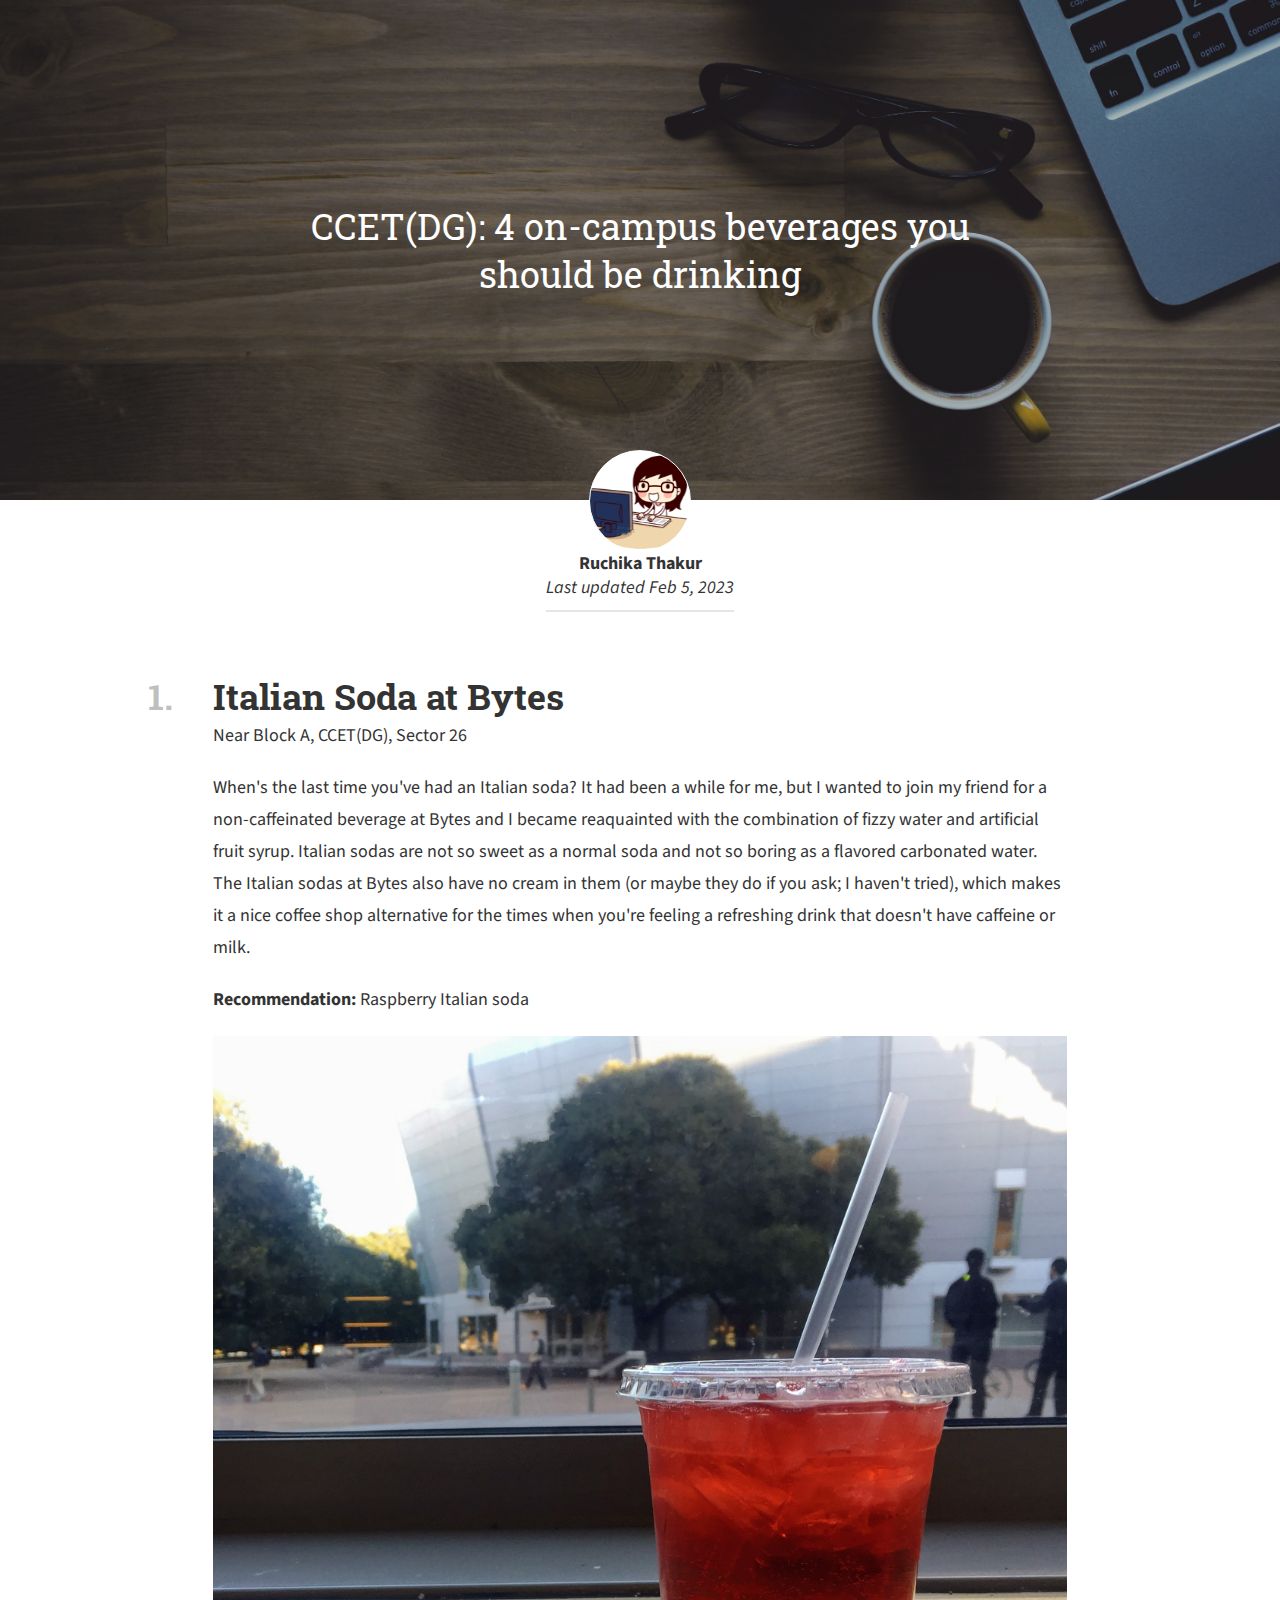
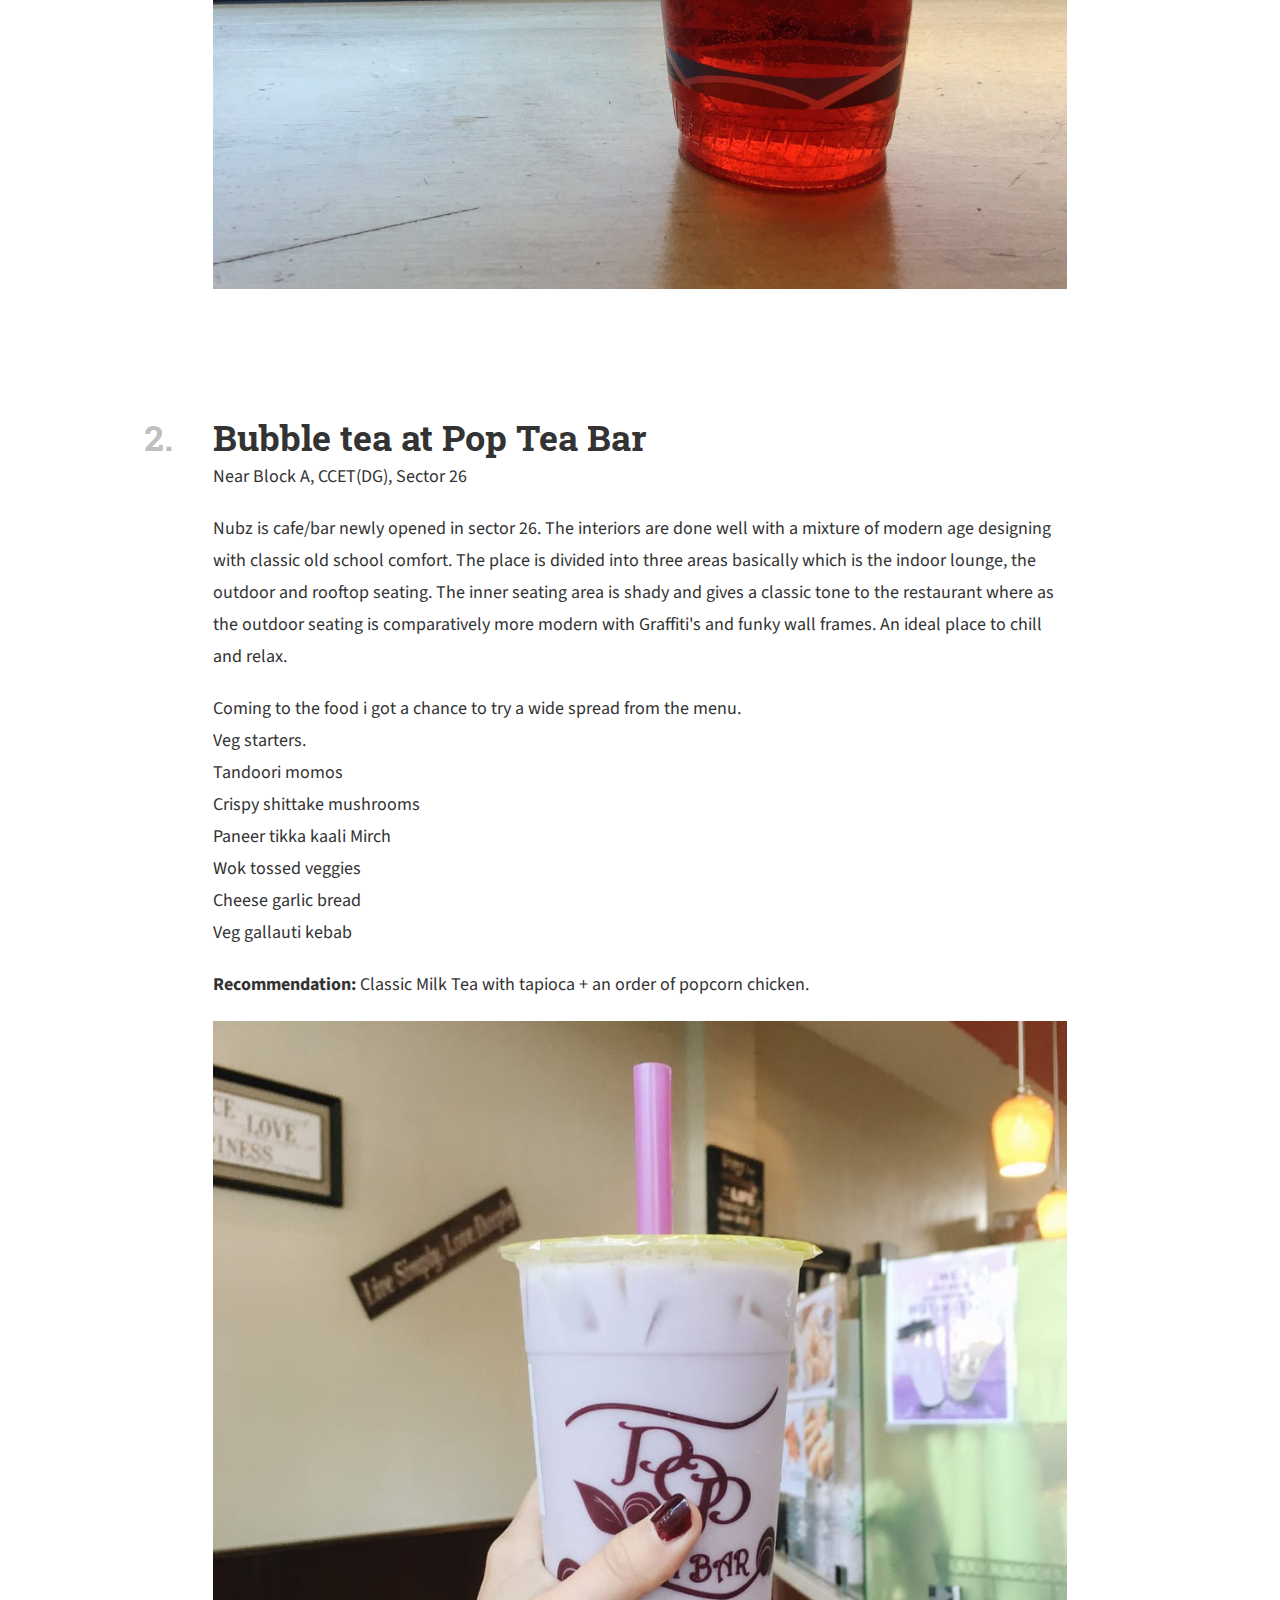
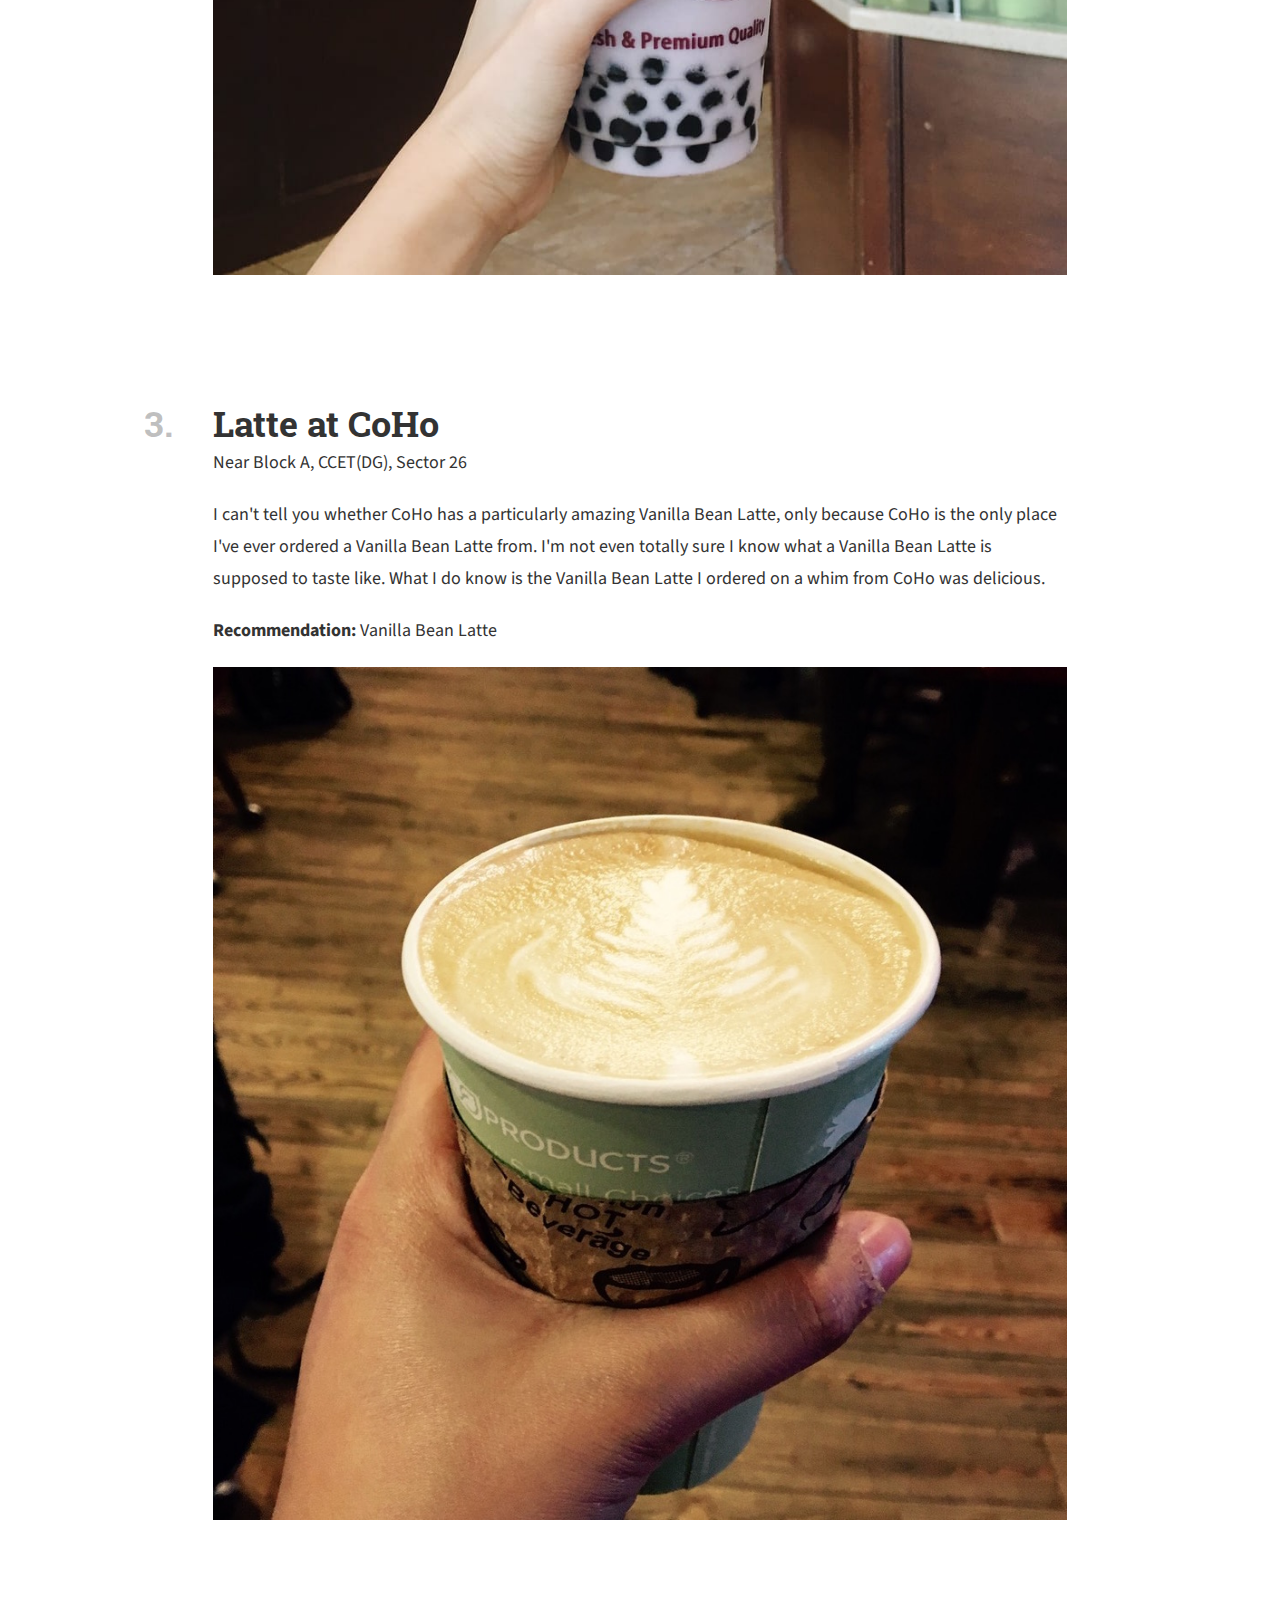
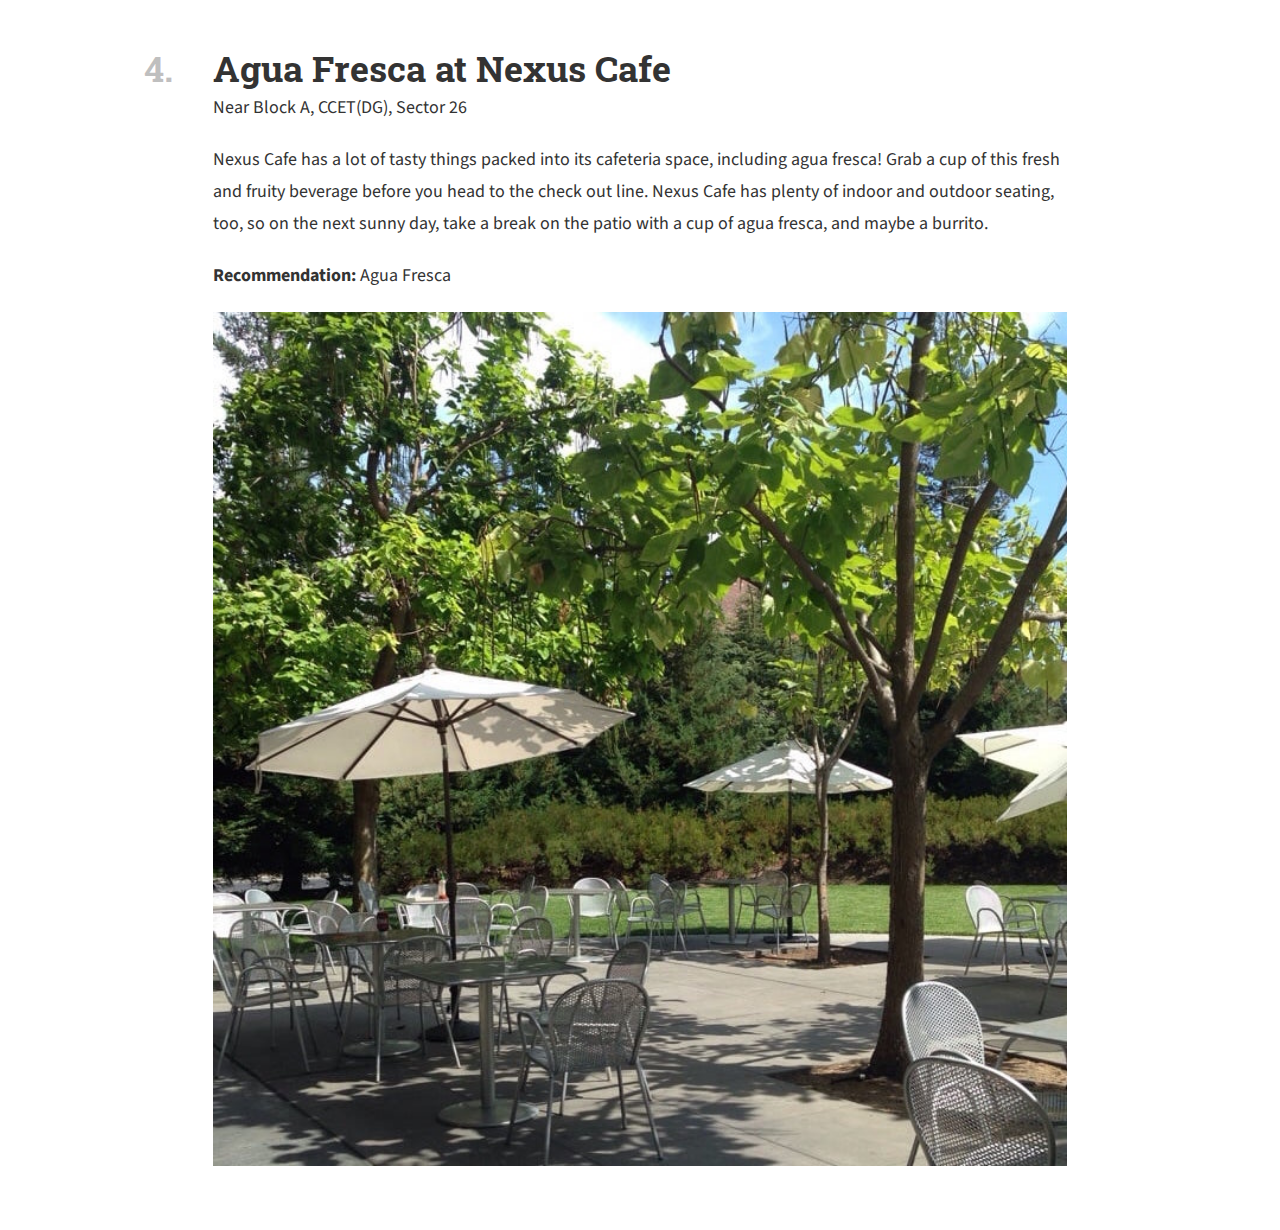
<file: index.html>
<!DOCTYPE html>
<html>

<head>
  <meta charset="utf-8">
  <title>CCET(DG): 4 on-campus beverages you should be drinking</title>
  <link rel="icon" type="image/png" href="favicon-32x32.png" sizes="32x32" />
  <link rel="icon" type="image/png" href="favicon-16x16.png" sizes="16x16" />
  <link href="https://fonts.googleapis.com/css?family=Source+Sans+Pro|Roboto+Slab" rel="stylesheet">
  <link rel="stylesheet" href="p2.css" />
</head>

<body>

  <header class="header1">
    <div id="title-text">
      CCET(DG): 4 on-campus beverages you should be drinking
    </div>
  </header>

  <div id="pf">
    <div id="pf-pic"> </div>

    <div id="pf-text">
      <strong> Ruchika Thakur </strong> <br />
      <em> Last updated Feb 5, 2023 </em> 
    </div>
  </div>

  <section>

    <div id="listicle">

      <div class="item">
        <div class="container">
          <div class="num">1.</div>
        </div>
        <div class="item-header">Italian Soda at Bytes</div>
        <p class="text"> Near Block A, CCET(DG), Sector 26</p>

        <div class="line-space"> </div>
        <p class="text">
          When's the last time you've had an Italian soda? It had been a while for me, but I wanted to join my friend
          for a non-caffeinated beverage at Bytes and I became reaquainted with the combination of fizzy water and
          artificial fruit syrup. Italian sodas are not so sweet as a normal soda and not so boring as a flavored
          carbonated water. The Italian sodas at Bytes also have no cream in them (or maybe they do if you ask; I
          haven't tried), which makes it a nice coffee shop alternative for the times when you're feeling a refreshing
          drink that doesn't have caffeine or milk.
        </p>
        <div class="line-space"> </div>
        <p class="text"> <strong> Recommendation:</strong> Raspberry Italian soda </p>
        <div class="line-space"> </div>
        <img src="italian-soda.jpg">
      </div>

      <div class="item">
        <div class="container">
          <div class="num">2.</div>
        </div>
        <div class="item-header">Bubble tea at Pop Tea Bar</div>
        <p class="text"> Near Block A, CCET(DG), Sector 26</p>

        <div class="line-space"> </div>
        <p class="text">
          Nubz is cafe/bar newly opened in sector 26. The interiors are done well with a mixture of modern age designing
          with classic old school comfort.
          The place is divided into three areas basically which is the indoor lounge, the outdoor and rooftop seating.
          The inner seating area is shady and gives a classic tone to the restaurant where as the outdoor seating is
          comparatively more modern with Graffiti's and funky wall frames.
          An ideal place to chill and relax.
        </p>
        <div class="line-space"> </div>
        <p class="text">
          Coming to the food i got a chance to try a wide spread from the menu.<br>
          Veg starters.<br>
          Tandoori momos<br>
          Crispy shittake mushrooms<br>
          Paneer tikka kaali Mirch<br>
          Wok tossed veggies<br>
          Cheese garlic bread<br>
          Veg gallauti kebab<br>
        </p>
        <div class="line-space"> </div>
        <p class="text"> <strong> Recommendation:</strong> Classic Milk Tea with tapioca
          + an order of popcorn chicken.</p>
        <div class="line-space"> </div>
        <img src="boba.jpg">
      </div>

      <div class="item">
        <div class="container">
          <div class="num">3.</div>
        </div>
        <div class="item-header">Latte at CoHo</div>
        <p class="text">Near Block A, CCET(DG), Sector 26</p>

        <div class="line-space"> </div>
        <p class="text">
          I can't tell you whether CoHo has a particularly amazing Vanilla Bean Latte, only because CoHo is the only
          place I've ever ordered a Vanilla Bean Latte from. I'm not even totally sure I know what a Vanilla Bean Latte
          is supposed to taste like. What I do know is the Vanilla Bean Latte I ordered on a whim from CoHo was
          delicious.
        </p>
        <div class="line-space"> </div>
        <p class="text"> <strong> Recommendation:</strong> Vanilla Bean Latte</p>
        <div class="line-space"> </div>
        <img src="coho-coffee.jpg">
      </div>

      <div class="item">
        <div class="container">
          <div class="num">4.</div>
        </div>
        <div class="item-header">Agua Fresca at Nexus Cafe</div>
        <p class="text">Near Block A, CCET(DG), Sector 26
        </p>

        <div class="line-space"> </div>
        <p class="text">
          Nexus Cafe has a lot of tasty things packed into its cafeteria space, including agua fresca! Grab a cup of
          this fresh and fruity beverage before you head to the check out line. Nexus Cafe has plenty of indoor and
          outdoor seating, too, so on the next sunny day, take a break on the patio with a cup of agua fresca, and maybe
          a burrito.
        </p>
        <div class="line-space"> </div>
        <p class="text"> <strong> Recommendation:</strong> Agua Fresca</p>
        <div class="line-space"> </div>
        <img src="nexus-cafe.jpg">
      </div>

    </div>

  </section>

</body>

</html>
</file>
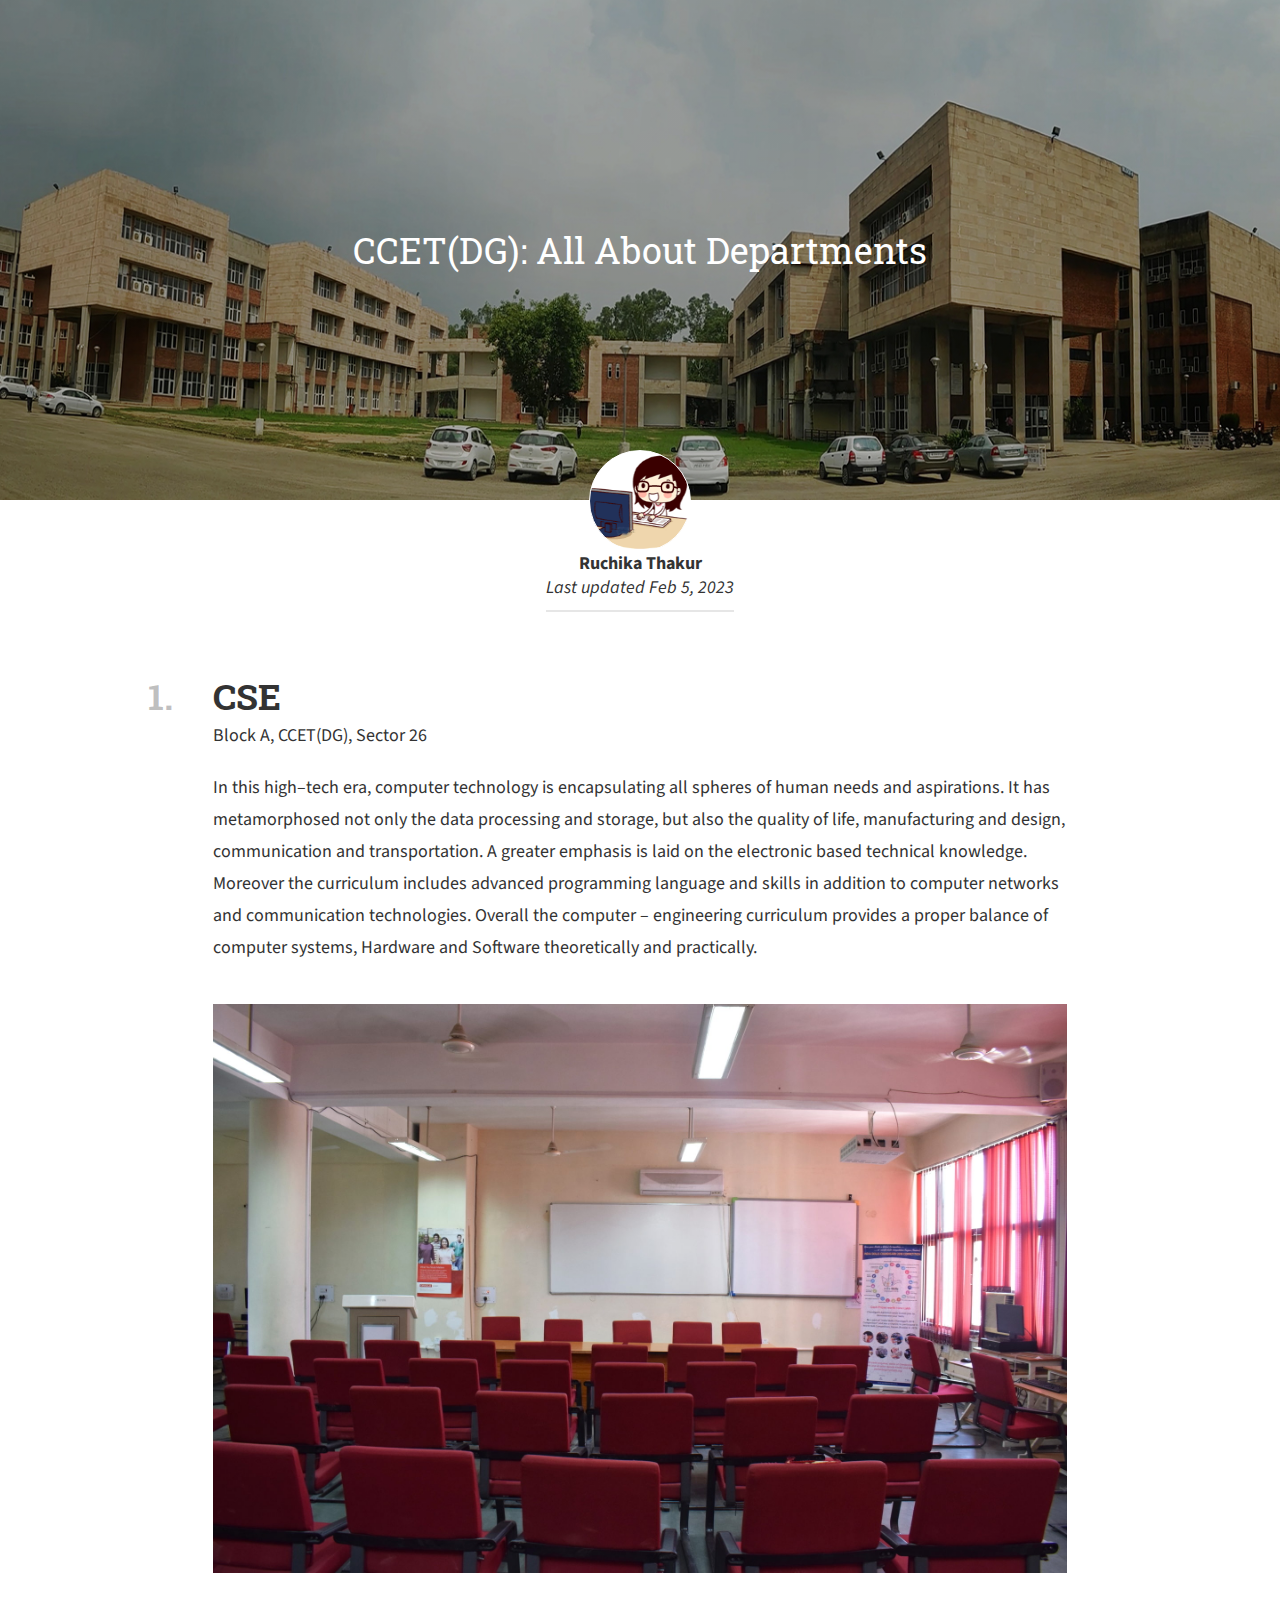
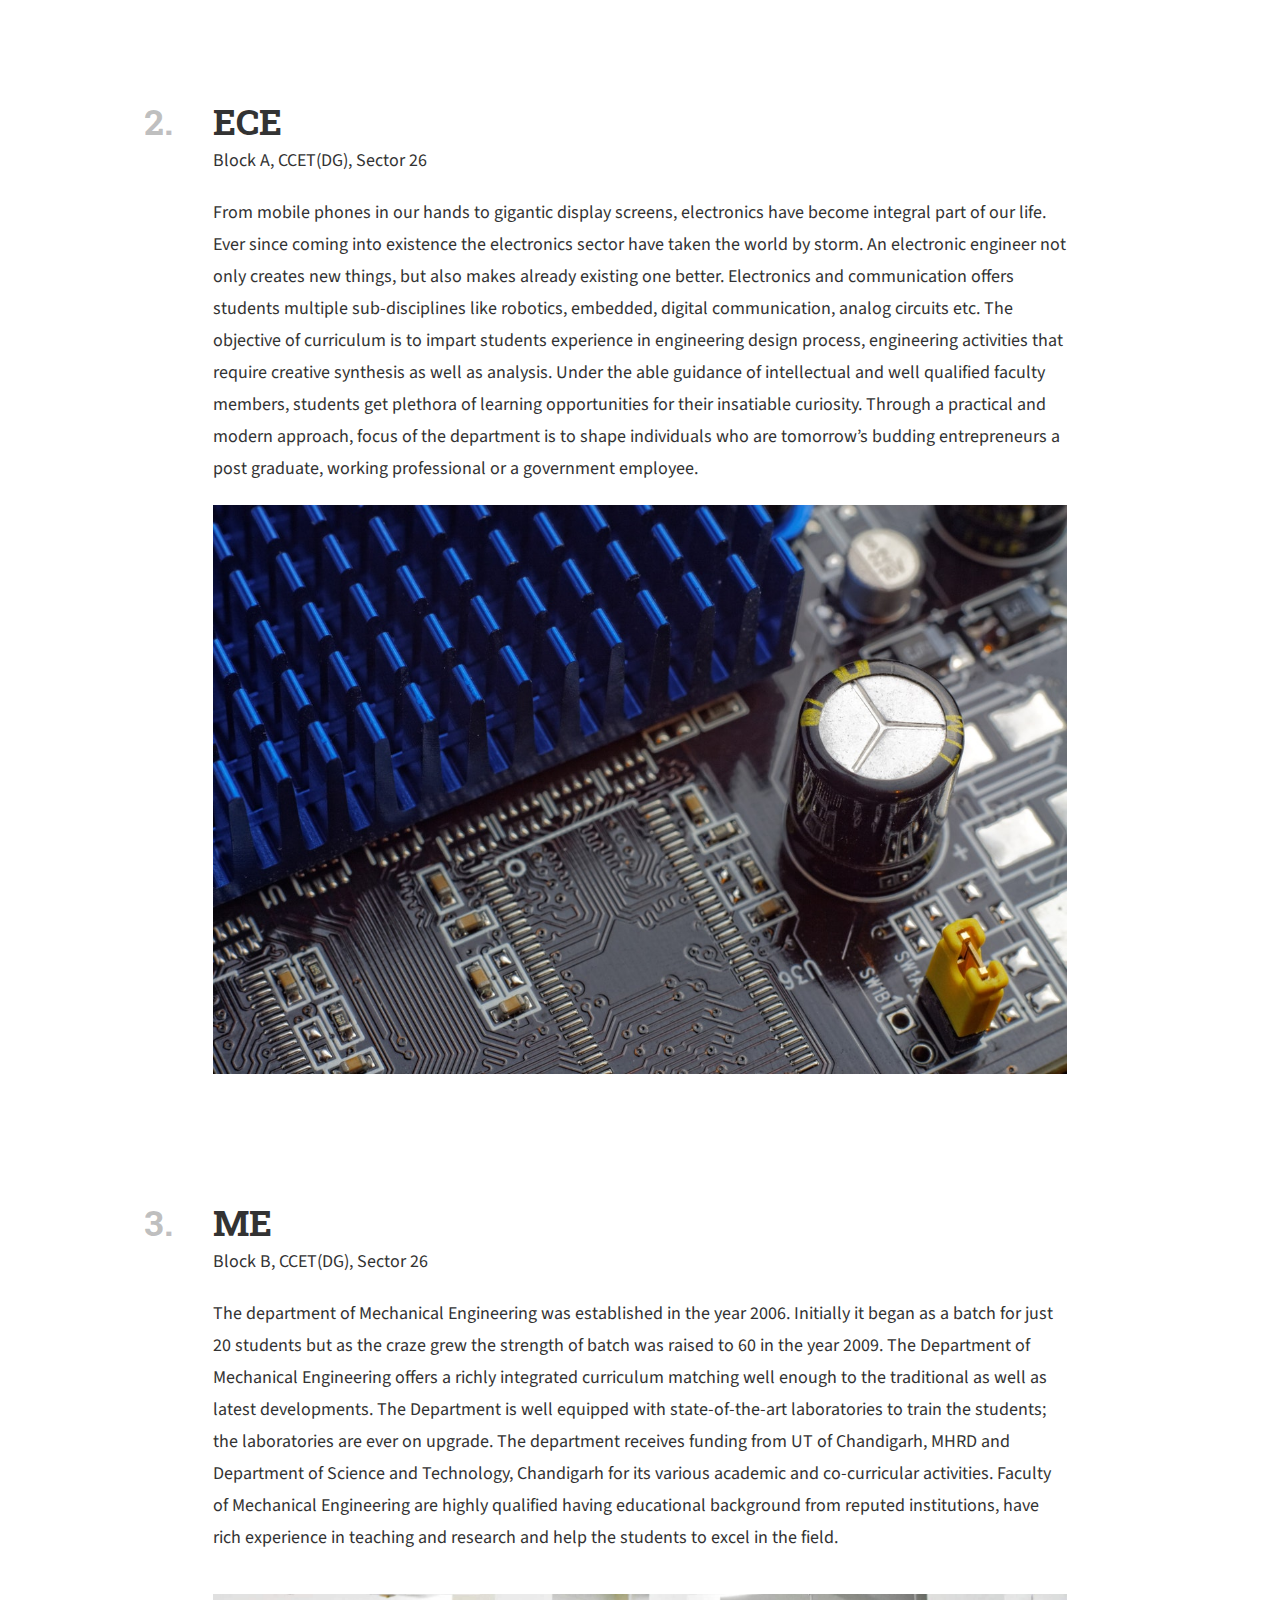
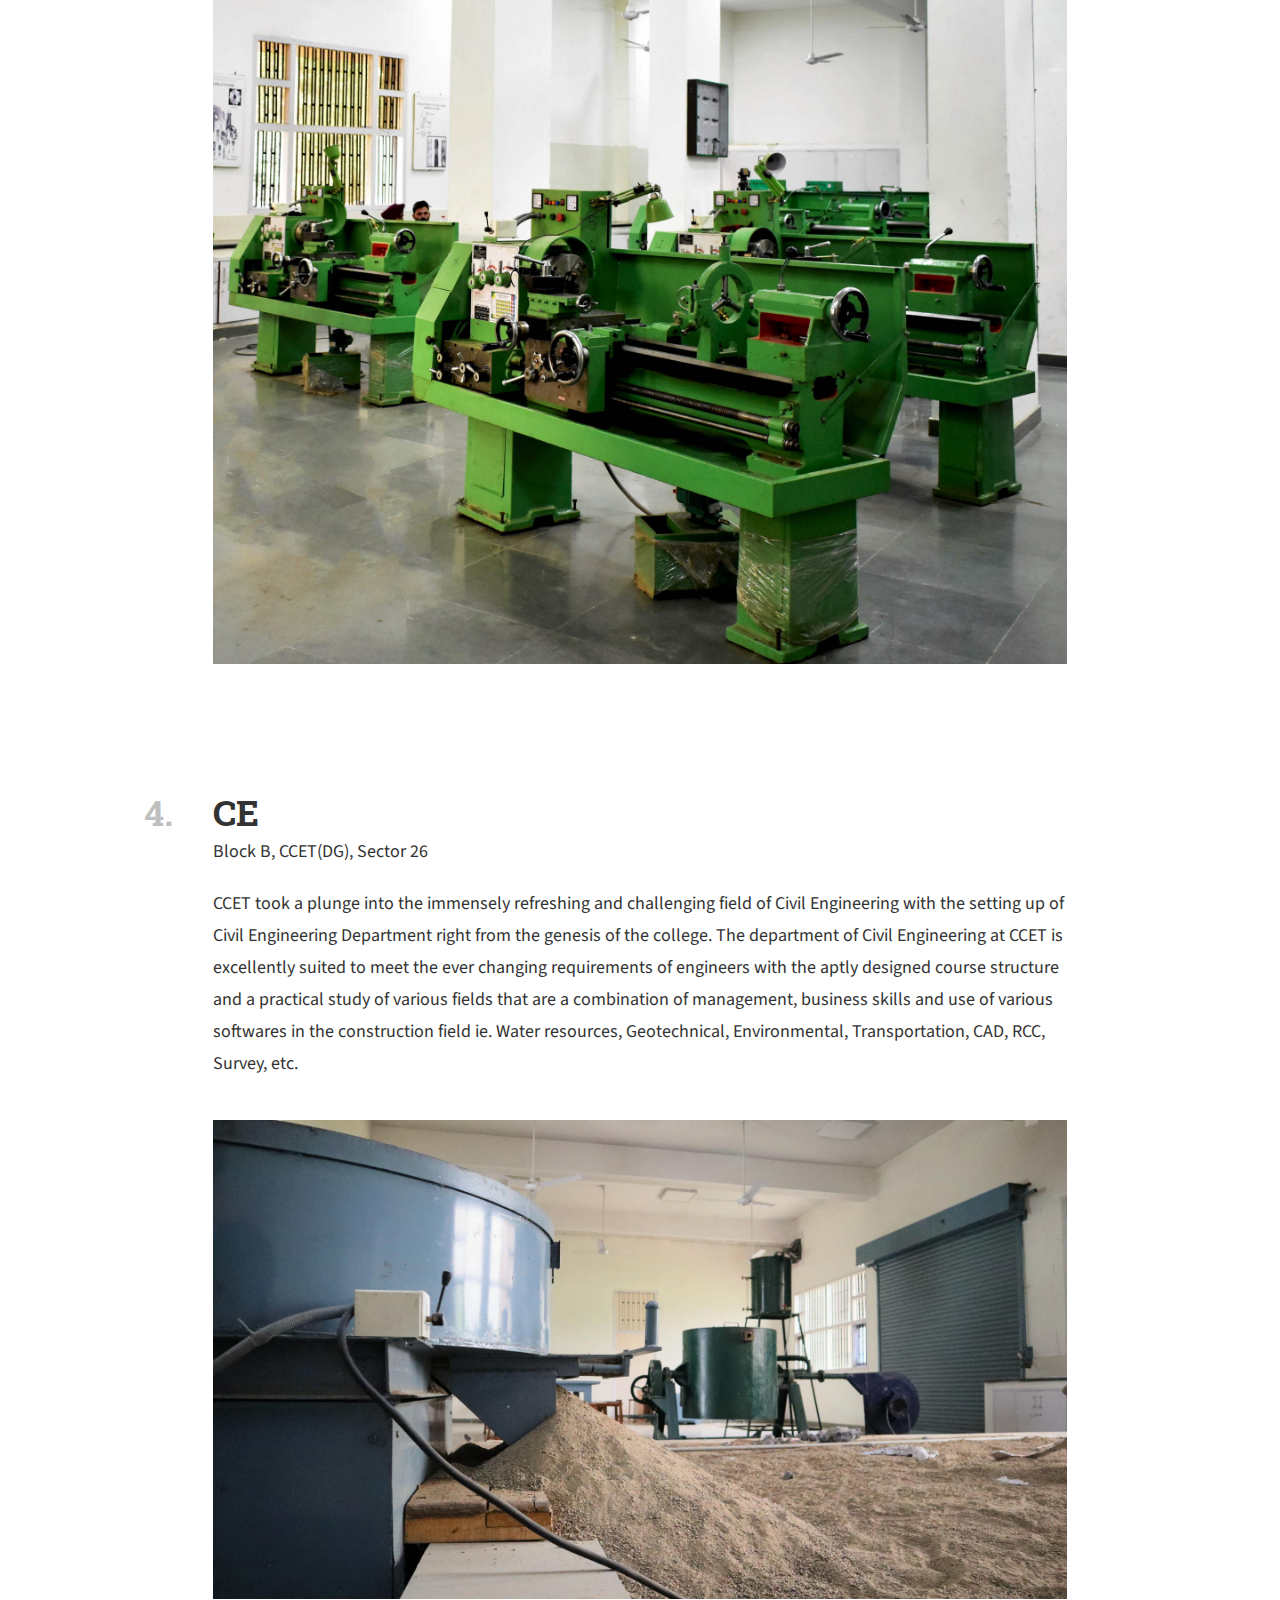
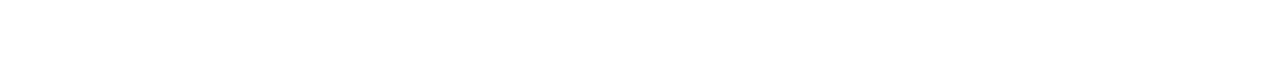
<file: listicle.html>
<!DOCTYPE html>
<html>


<head>
  <meta charset="utf-8">
  <title>CCET(DG): All About Departments</title>
  <link rel="icon" type="image/png" href="favicon-32x32.png" sizes="32x32" />
  <link rel="icon" type="image/png" href="favicon-16x16.png" sizes="16x16" />
  <link href="https://fonts.googleapis.com/css?family=Source+Sans+Pro|Roboto+Slab" rel="stylesheet">
  <link rel="stylesheet" href="p2.css" />
</head>


<body>


  <header class="header2">
    <div id="title-text">
      CCET(DG): All About Departments
    </div>
  </header>


  <div id="pf">
    <div id="pf-pic"> </div>


    <div id="pf-text">
      <strong>Ruchika Thakur </strong> <br />
      <em> Last updated Feb 5, 2023 </em>
    </div>
  </div>


  <section>


    <div id="listicle">


      <div class="item">
        <div class="container">
          <div class="num">1.</div>
        </div>
        <div class="item-header">CSE</div>
        <p class="text"> Block A, CCET(DG), Sector 26</p>


        <div class="line-space"> </div>
        <p class="text">
          In this high–tech era, computer technology is encapsulating all spheres of human needs and aspirations. It has
          metamorphosed not only the data processing and storage, but also the quality of life, manufacturing and
          design, communication and transportation. A greater emphasis is laid on the electronic based technical
          knowledge. Moreover the curriculum includes advanced programming language and skills in addition to computer
          networks and communication technologies. Overall the computer – engineering curriculum provides a proper
          balance of computer systems, Hardware and Software theoretically and practically.
        </p>
        <div class="line-space"> </div>
        <div class="line-space"> </div>
        <img src="cse.jpg">
      </div>


      <div class="item">
        <div class="container">
          <div class="num">2.</div>
        </div>
        <div class="item-header">ECE</div>
        <p class="text"> Block A, CCET(DG), Sector 26</p>


        <div class="line-space"> </div>
        <p class="text">
          From mobile phones in our hands to gigantic display screens, electronics have become integral part of our
          life. Ever since coming into existence the electronics sector have taken the world by storm. An electronic
          engineer not only creates new things, but also makes already existing one better. Electronics and
          communication offers students multiple sub-disciplines like robotics, embedded, digital communication, analog
          circuits etc. The objective of curriculum is to impart students experience in engineering design process,
          engineering activities that require creative synthesis as well as analysis. Under the able guidance of
          intellectual and well qualified faculty members, students get plethora of learning opportunities for their
          insatiable curiosity. Through a practical and modern approach, focus of the department is to shape individuals
          who are tomorrow’s budding entrepreneurs a post graduate, working professional or a government employee.
        </p>
        <div class="line-space"> </div>


        <img src="eceCourseBG.jpg">
      </div>


      <div class="item">
        <div class="container">
          <div class="num">3.</div>
        </div>
        <div class="item-header">ME</div>
        <p class="text">Block B, CCET(DG), Sector 26</p>


        <div class="line-space"> </div>
        <p class="text">
          The department of Mechanical Engineering was established in the year 2006. Initially it began as a batch for
          just 20 students but as the craze grew the strength of batch was raised to 60 in the year 2009. The Department
          of Mechanical Engineering offers a richly integrated curriculum matching well enough to the traditional as
          well as latest developments. The Department is well equipped with state-of-the-art laboratories to train the
          students; the laboratories are ever on upgrade. The department receives funding from UT of Chandigarh, MHRD
          and Department of Science and Technology, Chandigarh for its various academic and co-curricular activities.
          Faculty of Mechanical Engineering are highly qualified having educational background from reputed
          institutions, have rich experience in teaching and research and help the students to excel in the field.
        </p>
        <div class="line-space"> </div>


        <div class="line-space"> </div>
        <img src="mech.jpg">
      </div>


      <div class="item">
        <div class="container">
          <div class="num">4.</div>
        </div>
        <div class="item-header">CE</div>
        <p class="text">Block B, CCET(DG), Sector 26
        </p>


        <div class="line-space"> </div>
        <p class="text">
          CCET took a plunge into the immensely refreshing and challenging field of Civil Engineering with the setting
          up of Civil Engineering Department right from the genesis of the college. The department of Civil Engineering
          at CCET is excellently suited to meet the ever changing requirements of engineers with the aptly designed
          course structure and a practical study of various fields that are a combination of management, business skills
          and use of various softwares in the construction field ie. Water resources, Geotechnical, Environmental,
          Transportation, CAD, RCC, Survey, etc.


        </p>
        <div class="line-space"> </div>


        <div class="line-space"> </div>
        <img src="civil.jpg">
      </div>


    </div>


  </section>


</body>


</html>
</file>
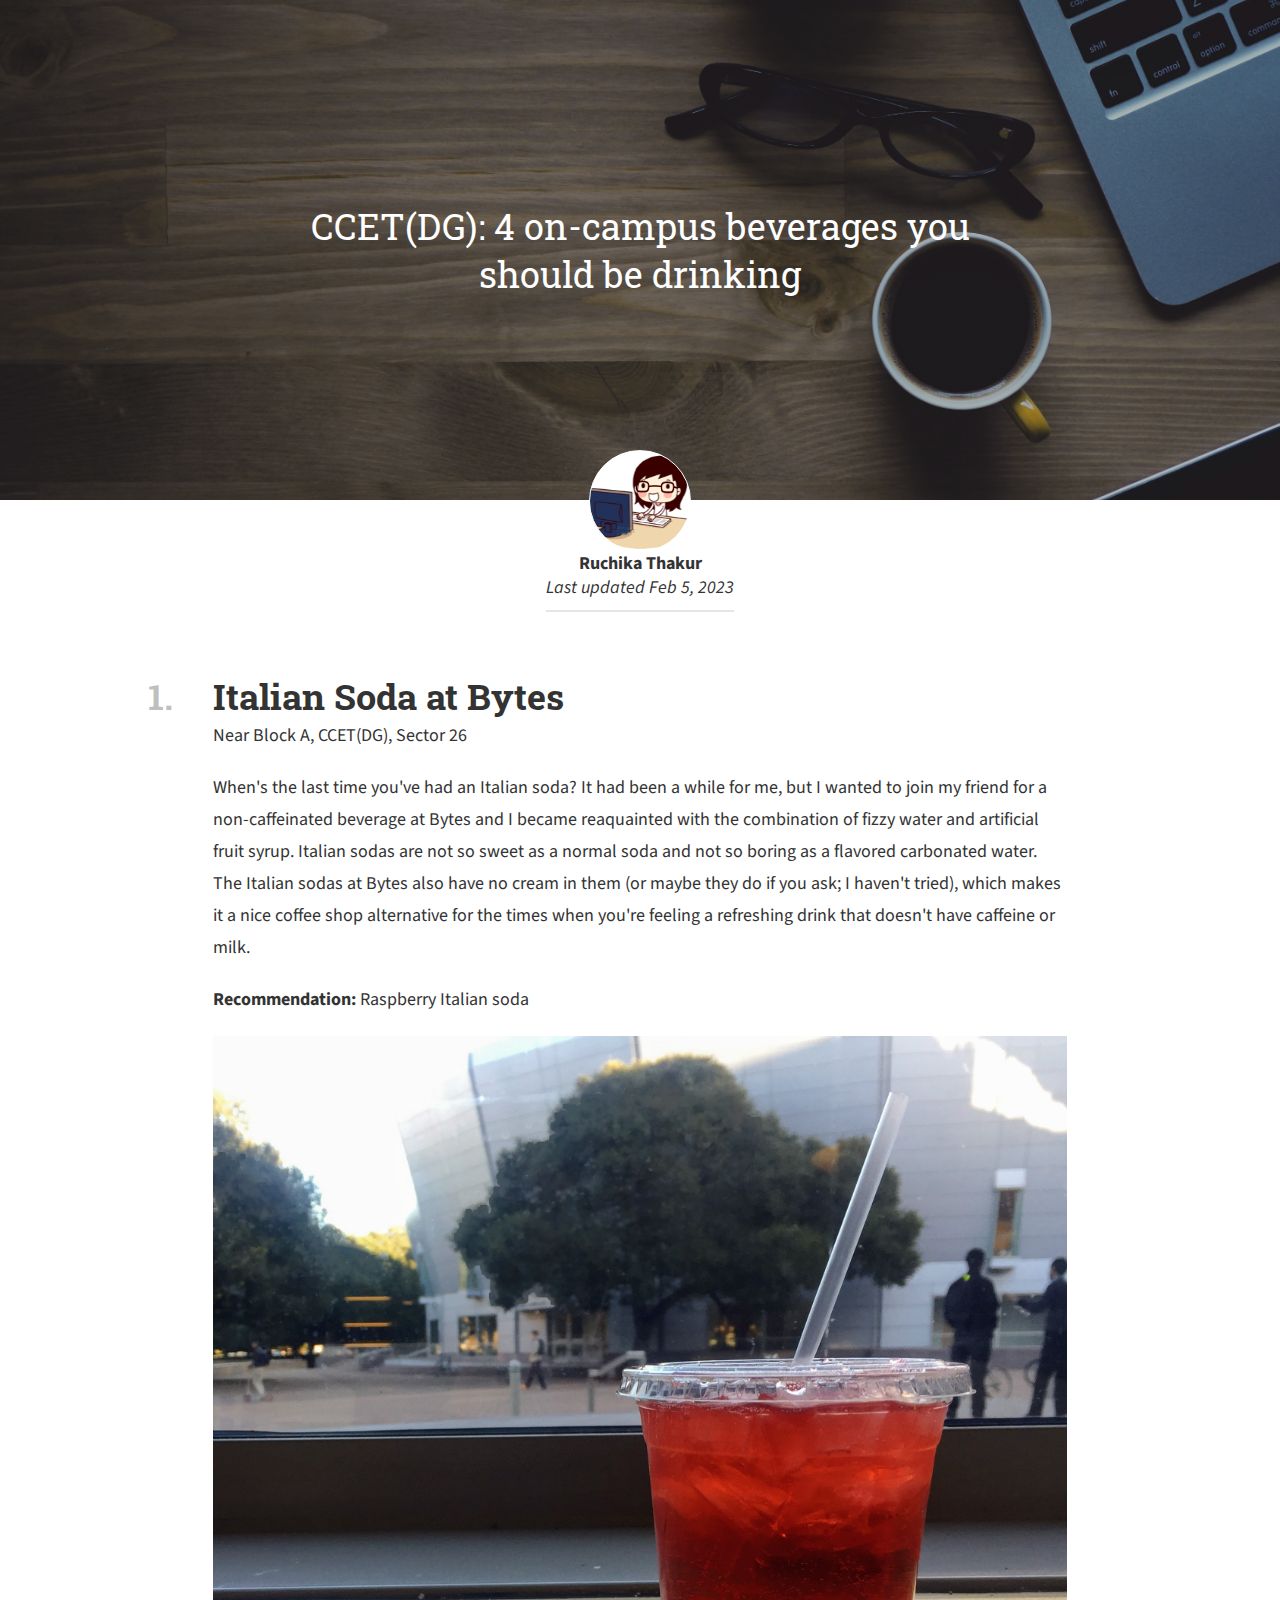
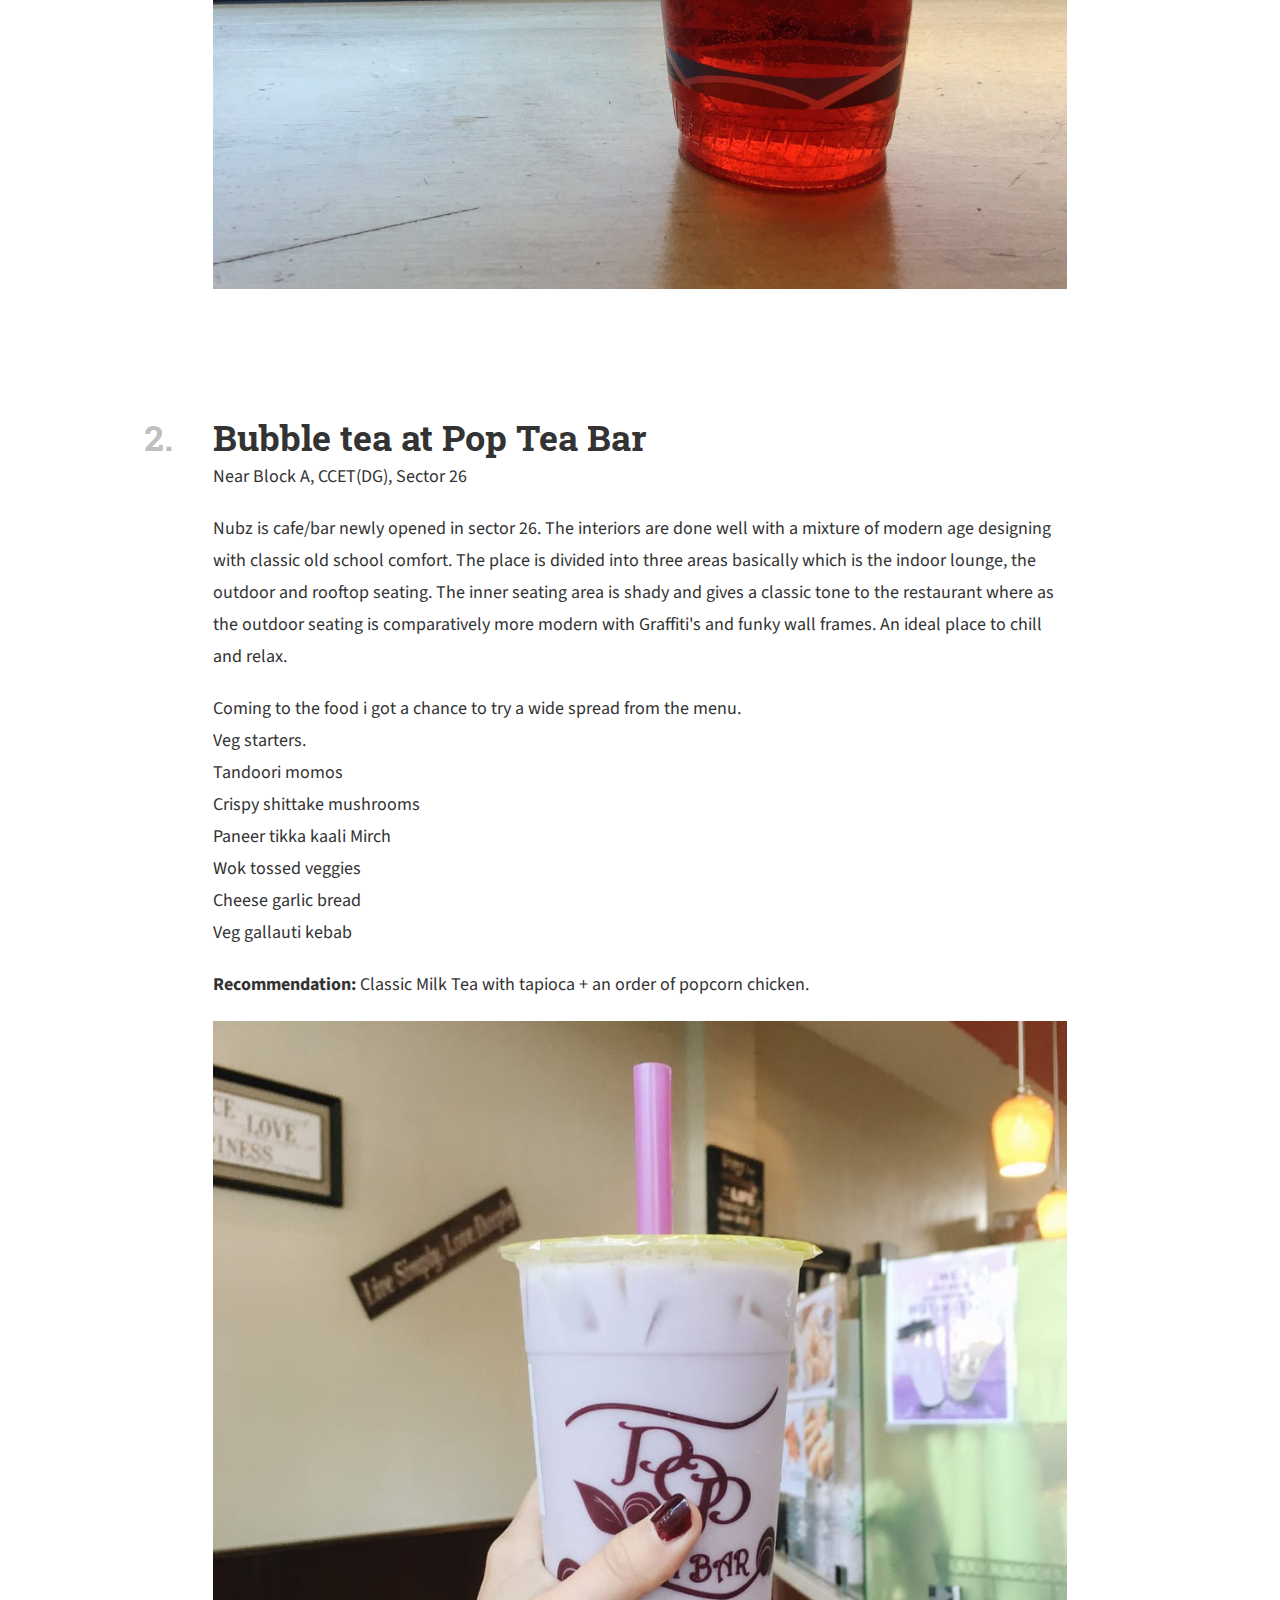
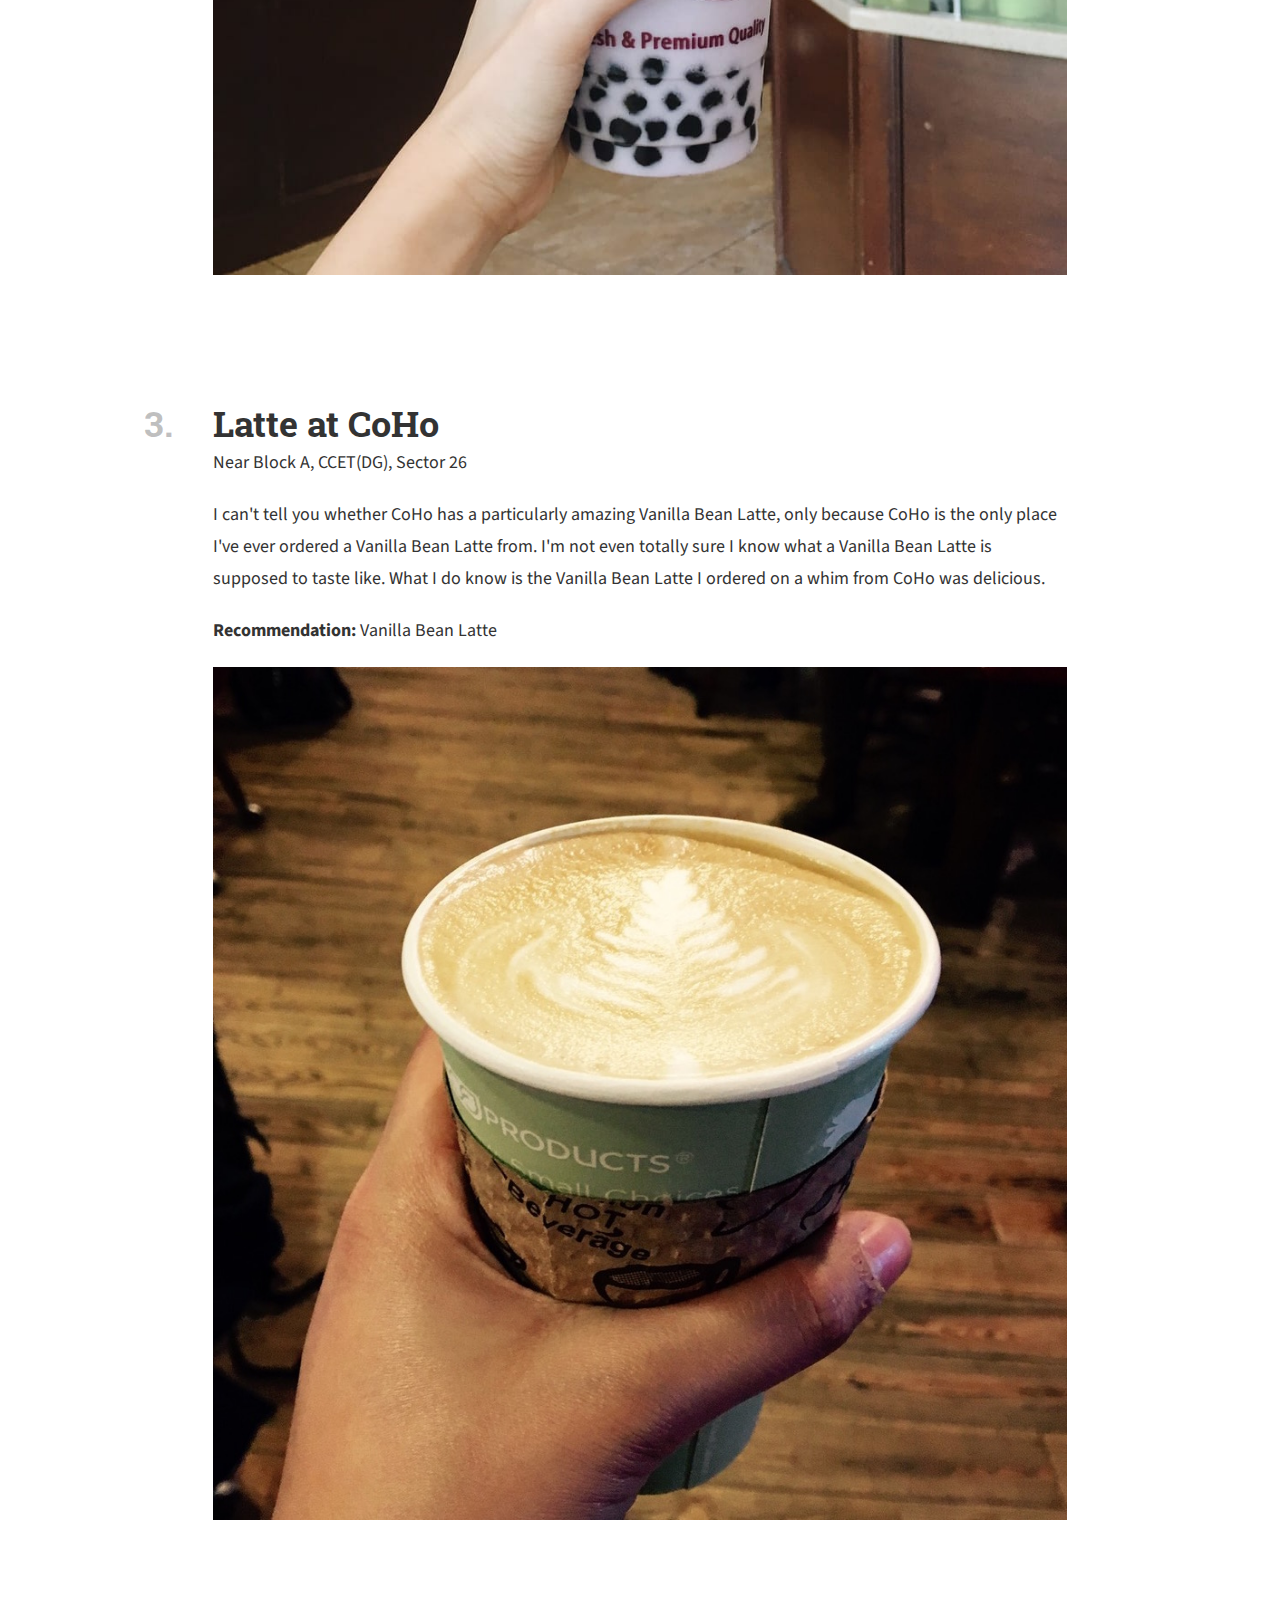
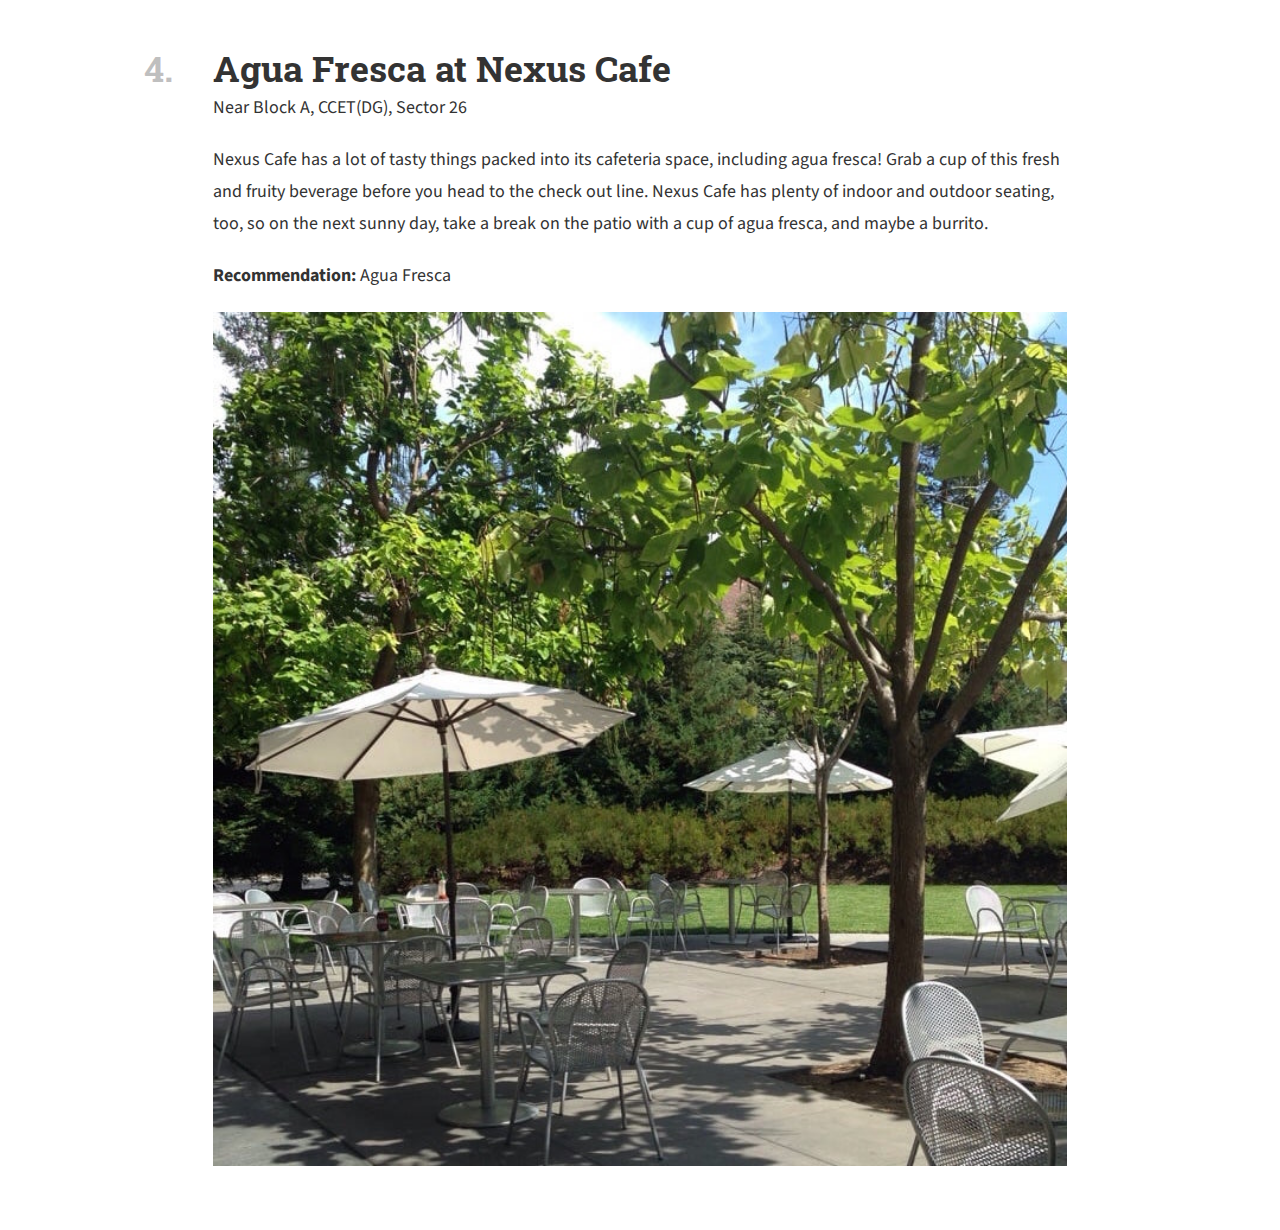
<file: p2.html>
<!DOCTYPE html>
<html>

<head>
  <meta charset="utf-8">
  <title>CCET(DG): 4 on-campus beverages you should be drinking</title>
  <link rel="icon" type="image/png" href="favicon-32x32.png" sizes="32x32" />
  <link rel="icon" type="image/png" href="favicon-16x16.png" sizes="16x16" />
  <link href="https://fonts.googleapis.com/css?family=Source+Sans+Pro|Roboto+Slab" rel="stylesheet">
  <link rel="stylesheet" href="p2.css" />
</head>

<body>

  <header class="header1">
    <div id="title-text">
      CCET(DG): 4 on-campus beverages you should be drinking
    </div>
  </header>

  <div id="pf">
    <div id="pf-pic"> </div>

    <div id="pf-text">
      <strong> Ruchika Thakur </strong> <br />
      <em> Last updated Feb 5, 2023 </em> 
    </div>
  </div>

  <section>

    <div id="listicle">

      <div class="item">
        <div class="container">
          <div class="num">1.</div>
        </div>
        <div class="item-header">Italian Soda at Bytes</div>
        <p class="text"> Near Block A, CCET(DG), Sector 26</p>

        <div class="line-space"> </div>
        <p class="text">
          When's the last time you've had an Italian soda? It had been a while for me, but I wanted to join my friend
          for a non-caffeinated beverage at Bytes and I became reaquainted with the combination of fizzy water and
          artificial fruit syrup. Italian sodas are not so sweet as a normal soda and not so boring as a flavored
          carbonated water. The Italian sodas at Bytes also have no cream in them (or maybe they do if you ask; I
          haven't tried), which makes it a nice coffee shop alternative for the times when you're feeling a refreshing
          drink that doesn't have caffeine or milk.
        </p>
        <div class="line-space"> </div>
        <p class="text"> <strong> Recommendation:</strong> Raspberry Italian soda </p>
        <div class="line-space"> </div>
        <img src="italian-soda.jpg">
      </div>

      <div class="item">
        <div class="container">
          <div class="num">2.</div>
        </div>
        <div class="item-header">Bubble tea at Pop Tea Bar</div>
        <p class="text"> Near Block A, CCET(DG), Sector 26</p>

        <div class="line-space"> </div>
        <p class="text">
          Nubz is cafe/bar newly opened in sector 26. The interiors are done well with a mixture of modern age designing
          with classic old school comfort.
          The place is divided into three areas basically which is the indoor lounge, the outdoor and rooftop seating.
          The inner seating area is shady and gives a classic tone to the restaurant where as the outdoor seating is
          comparatively more modern with Graffiti's and funky wall frames.
          An ideal place to chill and relax.
        </p>
        <div class="line-space"> </div>
        <p class="text">
          Coming to the food i got a chance to try a wide spread from the menu.<br>
          Veg starters.<br>
          Tandoori momos<br>
          Crispy shittake mushrooms<br>
          Paneer tikka kaali Mirch<br>
          Wok tossed veggies<br>
          Cheese garlic bread<br>
          Veg gallauti kebab<br>
        </p>
        <div class="line-space"> </div>
        <p class="text"> <strong> Recommendation:</strong> Classic Milk Tea with tapioca
          + an order of popcorn chicken.</p>
        <div class="line-space"> </div>
        <img src="boba.jpg">
      </div>

      <div class="item">
        <div class="container">
          <div class="num">3.</div>
        </div>
        <div class="item-header">Latte at CoHo</div>
        <p class="text">Near Block A, CCET(DG), Sector 26</p>

        <div class="line-space"> </div>
        <p class="text">
          I can't tell you whether CoHo has a particularly amazing Vanilla Bean Latte, only because CoHo is the only
          place I've ever ordered a Vanilla Bean Latte from. I'm not even totally sure I know what a Vanilla Bean Latte
          is supposed to taste like. What I do know is the Vanilla Bean Latte I ordered on a whim from CoHo was
          delicious.
        </p>
        <div class="line-space"> </div>
        <p class="text"> <strong> Recommendation:</strong> Vanilla Bean Latte</p>
        <div class="line-space"> </div>
        <img src="coho-coffee.jpg">
      </div>

      <div class="item">
        <div class="container">
          <div class="num">4.</div>
        </div>
        <div class="item-header">Agua Fresca at Nexus Cafe</div>
        <p class="text">Near Block A, CCET(DG), Sector 26
        </p>

        <div class="line-space"> </div>
        <p class="text">
          Nexus Cafe has a lot of tasty things packed into its cafeteria space, including agua fresca! Grab a cup of
          this fresh and fruity beverage before you head to the check out line. Nexus Cafe has plenty of indoor and
          outdoor seating, too, so on the next sunny day, take a break on the patio with a cup of agua fresca, and maybe
          a burrito.
        </p>
        <div class="line-space"> </div>
        <p class="text"> <strong> Recommendation:</strong> Agua Fresca</p>
        <div class="line-space"> </div>
        <img src="nexus-cafe.jpg">
      </div>

    </div>

  </section>

</body>

</html>
</file>
<file: p2.css>
body{
    margin: 0;
  }
  
  .header1 {
    background-image: linear-gradient(rgba(0, 0, 0, .3), rgba(0, 0, 0, .3)), url(header.jpg);
    background-size: cover;
    background-position: center;
    height: 500px;
    display: flex;
    align-items: center;
    justify-content: center;
  }
  .header2 {
    background-image: linear-gradient(rgba(0, 0, 0, .3), rgba(0, 0, 0, .3)), url(banner11.jpg);
    background-size: cover;
    background-position: center;
    height: 500px;
    display: flex;
    align-items: center;
    justify-content: center;
  }
  
  #title-text {
    font-family: "Roboto Slab", serif;
    color: white;
    font-size: 36px;
    font-weight: normal;
    width:780px;
    text-align:center;
  }
  
  #pf {
    display:flex;
    align-items: center;
    flex-direction: column;
    width:100%;
  }
  
  #pf-pic {
    background-image: url("vrk.png");
    background-size: cover;
    background-position:center;
    border-radius: 100%;
    width: 100px;
    height: 100px;
    margin-top: -50px;
    border: 1px solid white;
  }
  
  #pf-text {
    text-align: center;
    font-family: "Source Sans Pro", sans-serif;
    font-size: 18px;
    color: rgb(51, 51, 51);
    line-height: 24px;
    padding-bottom: 10px;
    border-bottom: 2px solid #e6e6e6;
  }
  
  section {
    display: flex;
    justify-content: center;
    align-items: center;
    flex-direction: column;
  }
  
  #listicle {
      width: 66.67%;
      position:relative;
  }
  
  .item-header {
    font-family: "Roboto Slab", serif;
    font-size: 36px;
    font-weight: bold;
    color: rgb(51, 51, 51);
  }
  
  .line-space {
    height: 20px;
  }
  
  .container {
    position:absolute;
    right:100%;
  }
  
  .num{
    position:absolute;
    right:40px;
    font-family: "Roboto Slab", serif;
    font-size: 36px;
    font-weight: bold;
    color:  rgba(0, 0, 0, 0.25);
  }
  
  .text {
    font-family: "Source Sans Pro", sans-serif;
    font-size: 18px;
    line-height: 32px;
    color: rgb(51, 51, 51);
    margin:0px;
  }
  
  .item {
    padding:60px 0px;
  }
  
  
  
  img {
    width:100%;
  }
</file>
